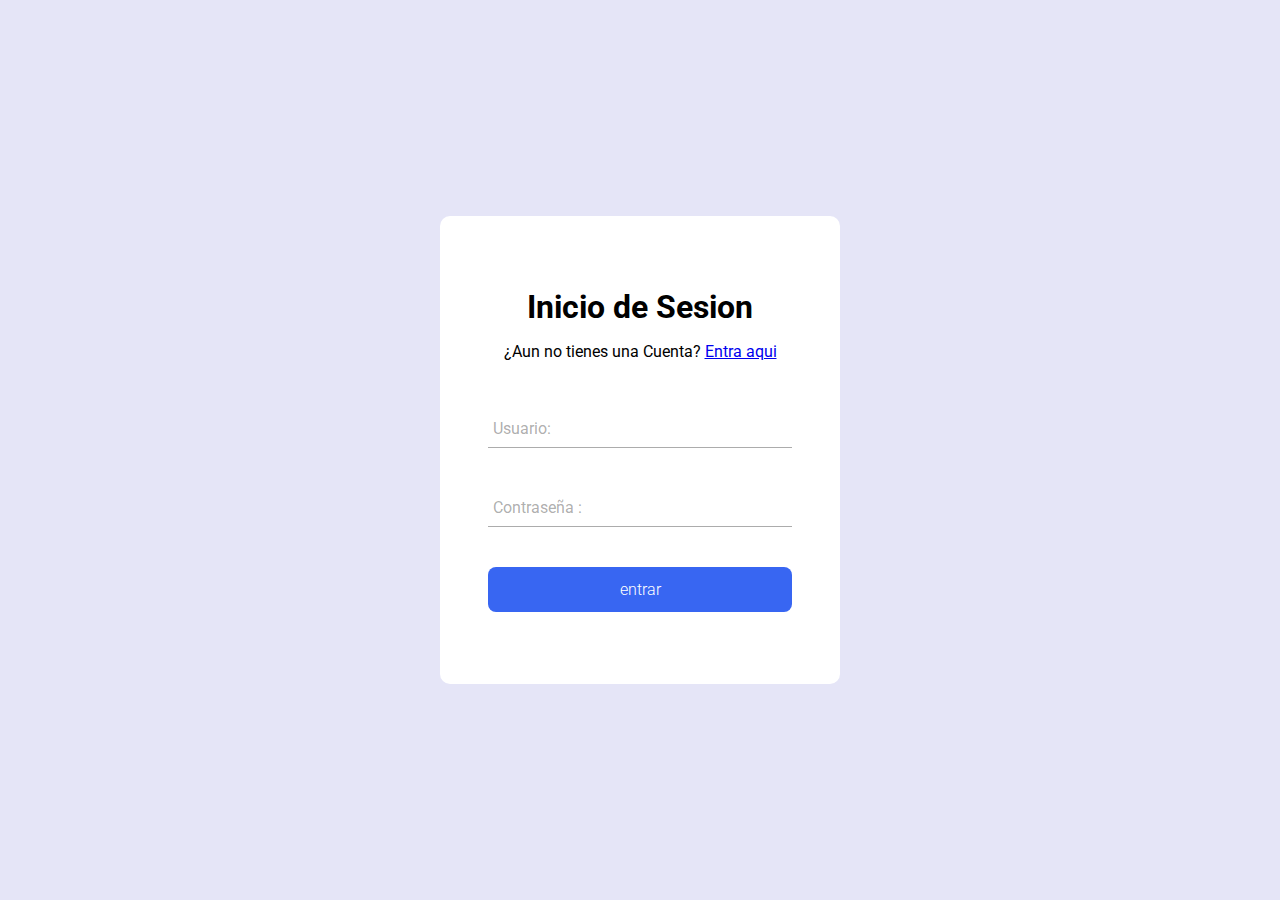
<file: Vanilla_Medi+/index.html>
<!DOCTYPE html>
<html lang="en">
<head>
    <meta charset="UTF-8">
    <meta http-equiv="X-UA-Compatible" content="IE=edge">
    <meta name="viewport" content="width=device-width, initial-scale=1.0">
    <link rel="stylesheet" href="./css/index.css">
    <title>Login</title>
</head>
<body>
    

    <form class="form" id="formulario" action="./conexion/ValidaLogin.php">
    
        <h2 class="form__title">Inicio de Sesion</h2>
        <p class="for__paragraph">¿Aun no tienes una Cuenta? <a href="./html/register/register.php" class="form_link">Entra aqui</a></p>
        <div class="form__container">
            <div class="form__group">
                <input type="text" id="user" class="form__input" placeholder=" " name="user" required>
                <label for="name" class="form__label">Usuario: </label>
                <span class="form__line"></span>
            </div>
            <div class="form__group">
                <input type="password" id="pass" class="form__input" placeholder=" " name="pass" required>
                <label for="name" class="form__label">Contraseña : </label>
                <span class="form__line"></span>
            </div>
            <input type="submit" id="submit" class="form__submit" value="entrar">


        </div>
    </form>
 
    </script>

</body>
</html>
</file>
<file: Vanilla_Medi+/css/index.css>
@import url('https://fonts.googleapis.com/css2?family=Roboto:ital,wght@0,700;1,300;1,400;1,700&display=swap');

 * {

     margin: 0;
     padding: 0;
     box-sizing: border-box;

 }

 body {
     font-family: 'Roboto', sans-serif;
     background-color: #e5e5f7;

     background-image: radial-gradient(#444cf7 0.5px, #e5e5f7 0.5px);
     background-size: 10px 10px;
     display: flex;
     min-height: 100vh;
 }

 .form {
     background-color: #fff;
     margin: auto;
     width: 90%;
     max-width: 400px;
     padding: 4.5em 3em;
     border-radius: 10px;
     box-shadow: 0 5px 10px -5px rgb(0, 0, 0 / 30%);
     text-align: center;
 }


 .form__title {
     font-size: 2rem;
     margin-bottom: .5em;
 }

 .form__paragraph {
     font-weight: 300;
 }

 .form__link {
     font-weight: 400;
     color: black;
 }

 .form__container {
     margin-top: 3em;
     display: grid;
     gap: 2.5em;
 }

 .form__group {
     position: relative;
     --color: #5757577e;
 }
.form__input:focus + .form__label,
 .form__input:not(:placeholder-shown) + .form__label{
    transform: translateY(-12px ) scale(.7);
    transform-origin: left top;
    color: #3866f2;
}
 .form__input {
     width: 100%;
     background-color: none;
     color: #706c6c;
     font-size: 1rem;
     padding: .6em .3em;
     border: none;
     outline: none;
     border-bottom: 1px solid var(--color);
     font-family: 'Roboto', sans-serif;
 }

 .form__input:not(:placeholder-shown){
    color: #4d4646;
 }


 .form__label{
    color: var(--color);
    cursor: pointer;
    position: absolute;
    top:0;
    left: 5px;
    transform: translateY(10px);
    transition: transform .5s, color .3s;

 }
 .form__submit{
    background-color: #3866f2;
    color:#fff;
    font-family: 'Roboto' ,'sans-serif';
    font-weight: 300;
    font-size: 1rem;
    padding: .8em 4em;
    border: none;
    border-radius: .5em ;

 }
 .form__line{
    position: absolute;
    bottom:0;
    left: 0;
    width: 100%;
    height: 1px;
    background-color: #3866f2;
 transform: scale(0);
 transform: left bottom;
 transform: tranform .4s;

 }
 .form__input:focus ~ .form__label,
 .form__input:not(:placeholder-shown) ~ .form__label{
  transform: scale(1);
 }

 @media (max-width:425px ){
    .form__title{
        font-size: 1.8rem;
        
    }
 }
</file>
